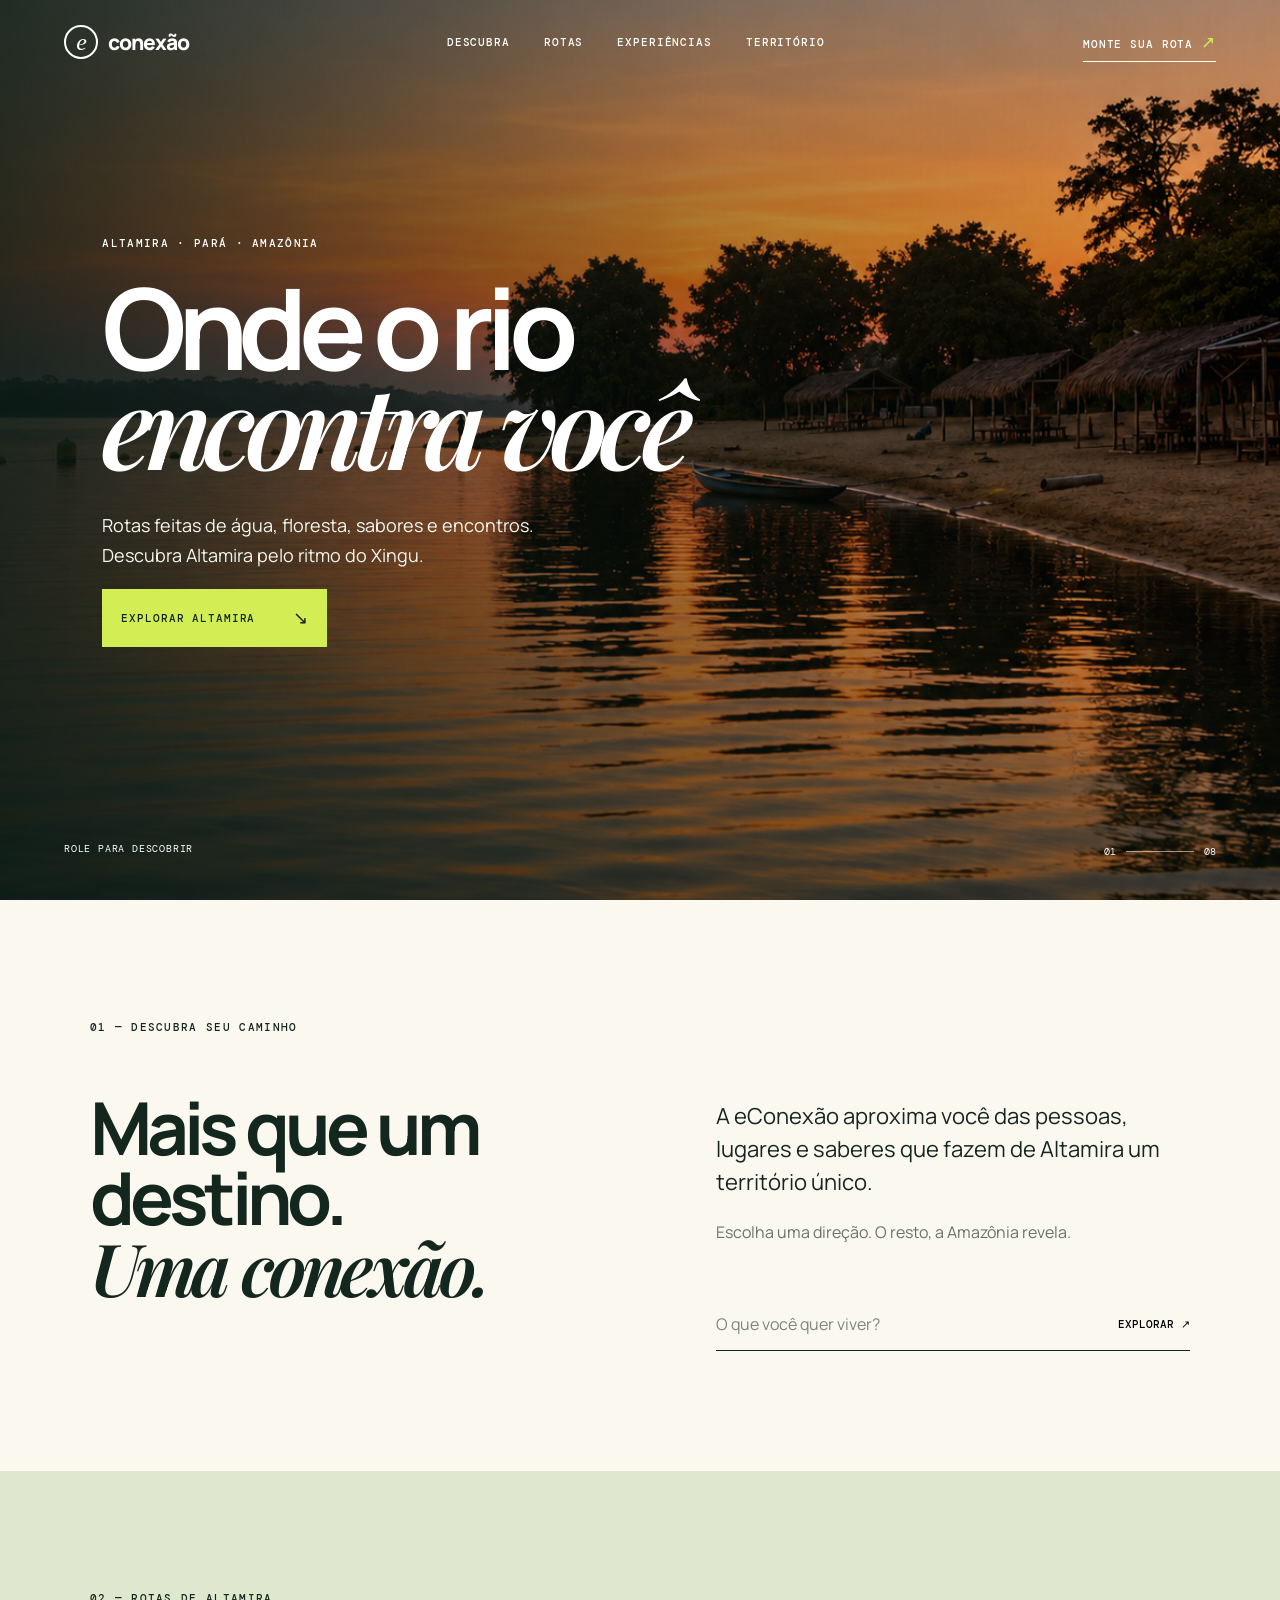
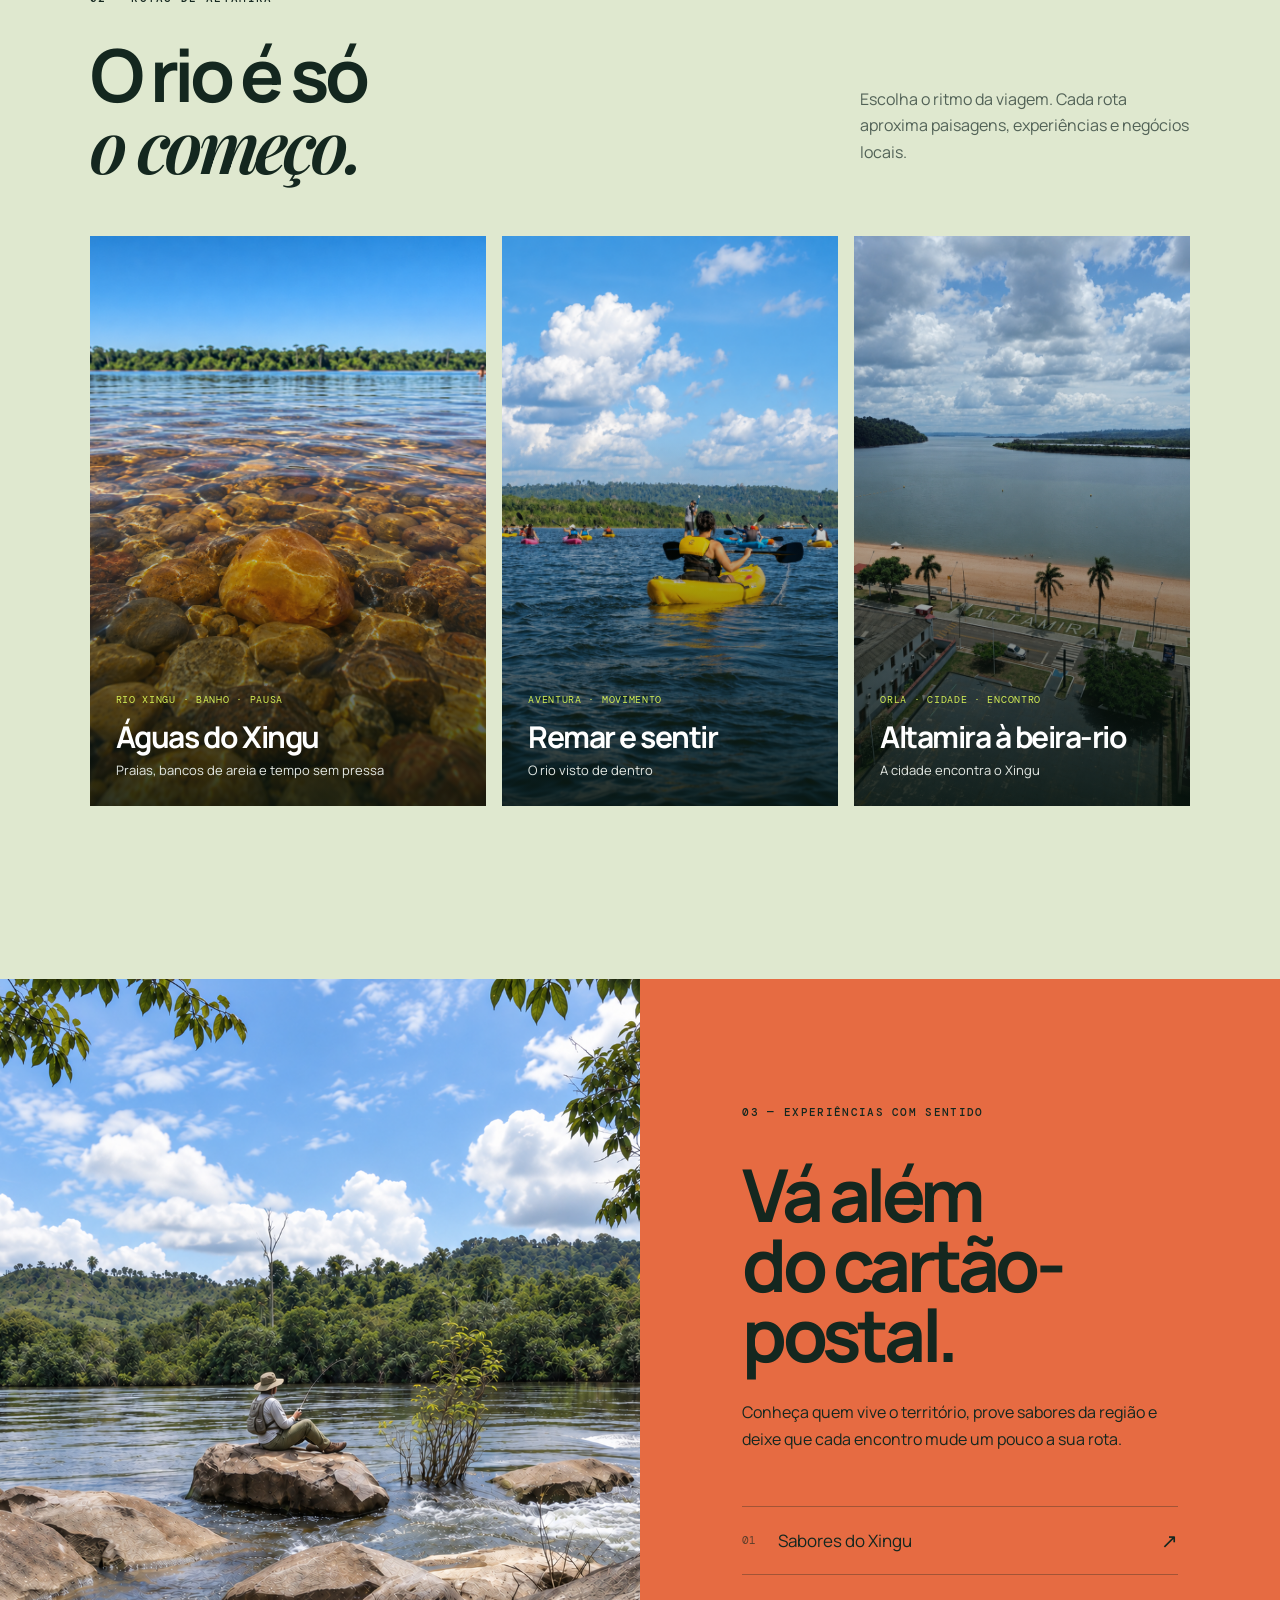
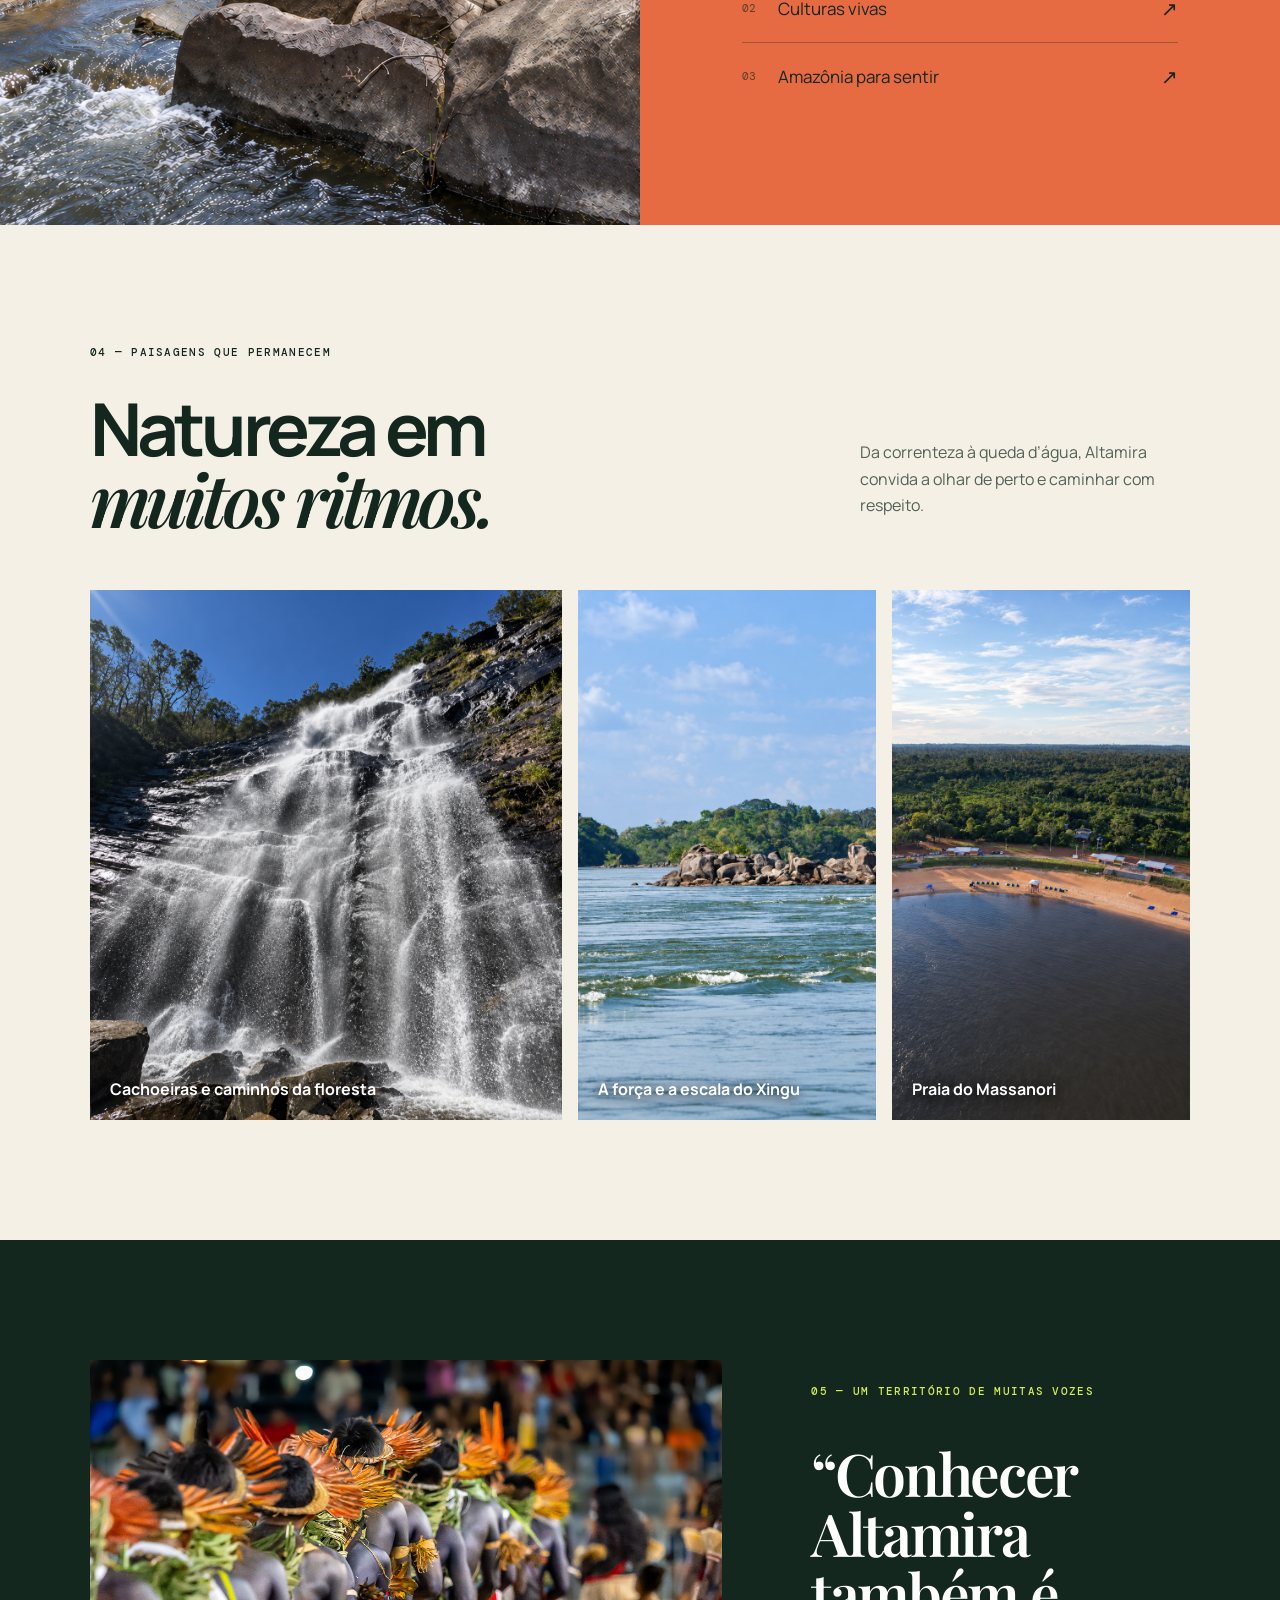
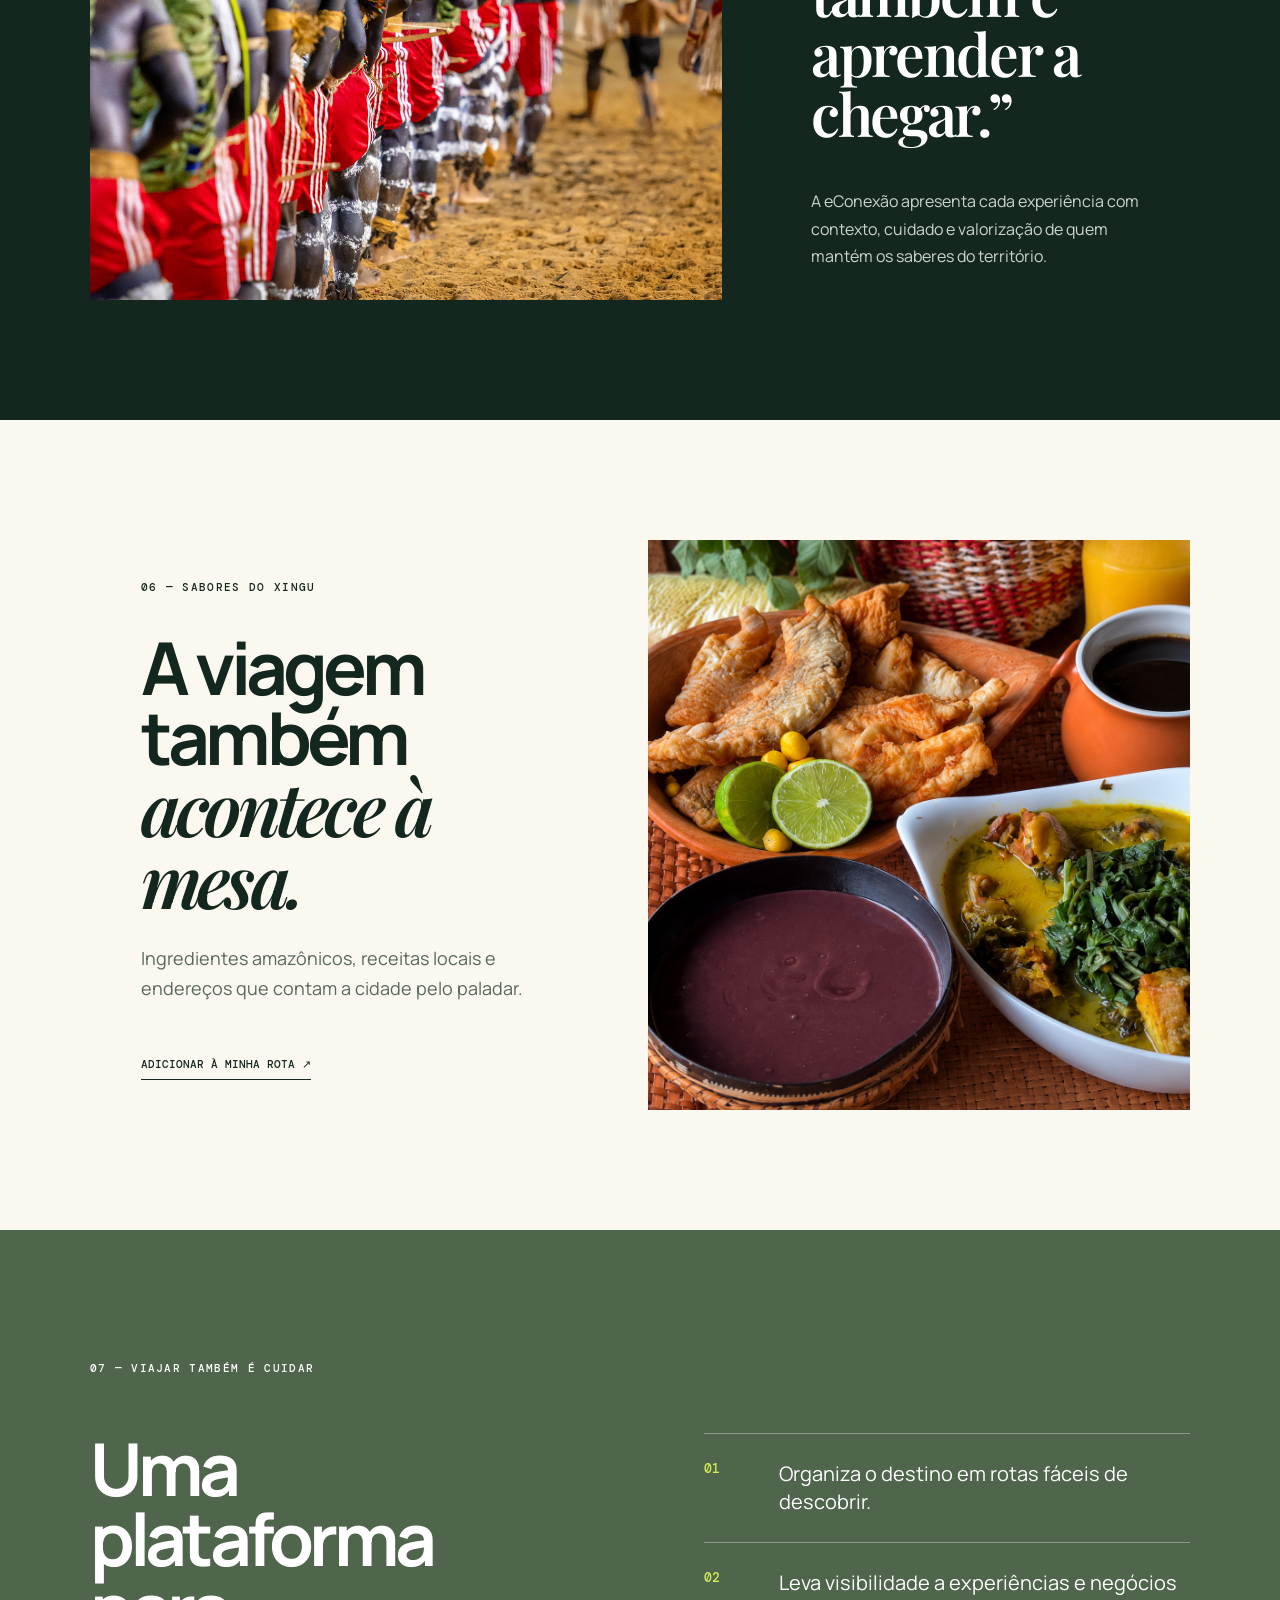
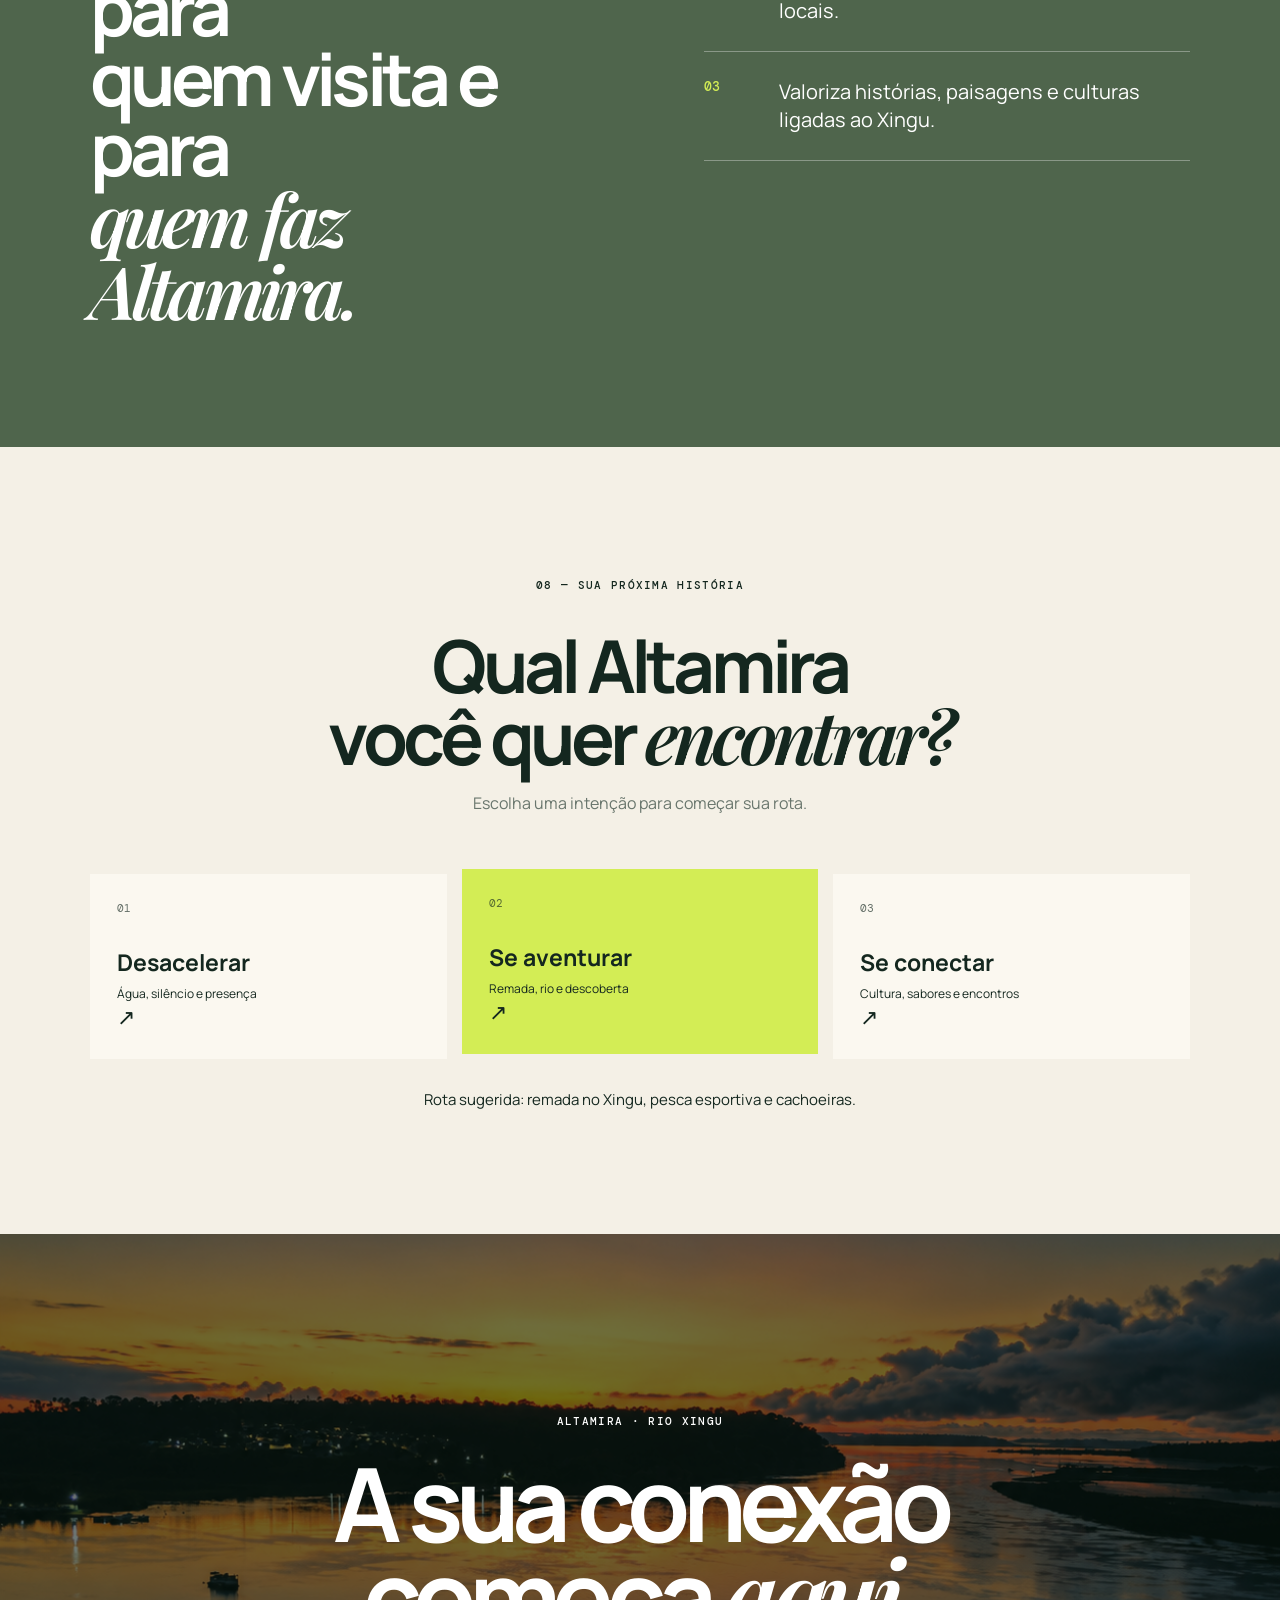
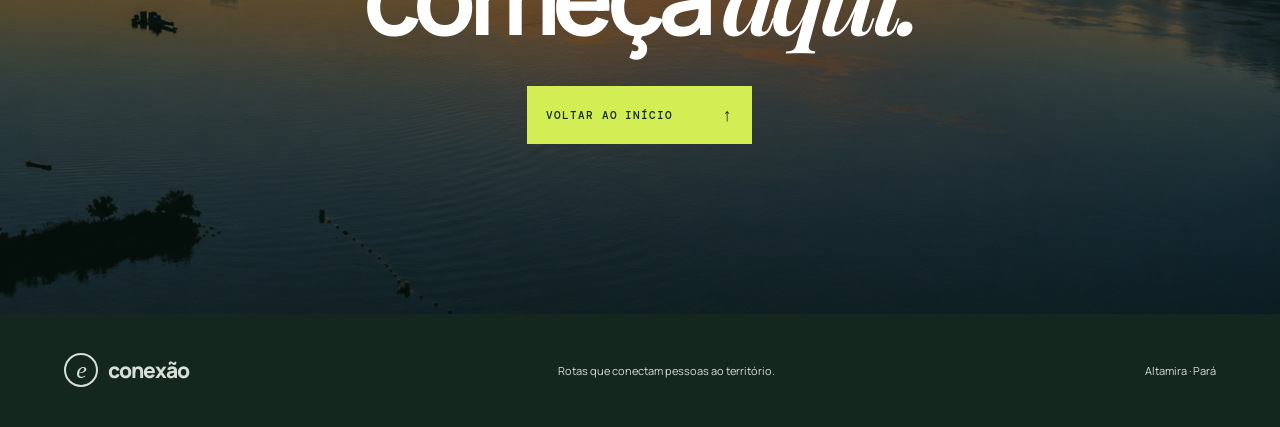
<file: index.html>
<!doctype html>
<html lang="pt-BR">
<head>
  <meta charset="utf-8">
  <meta name="viewport" content="width=device-width, initial-scale=1">
  <meta http-equiv="refresh" content="0; url=apresentacao_altamira.html">
  <title>eConexão Altamira</title>
  <link rel="canonical" href="apresentacao_altamira.html">
</head>
<body>
  <p><a href="apresentacao_altamira.html">Abrir eConexão Altamira</a></p>
</body>
</html>
</file>
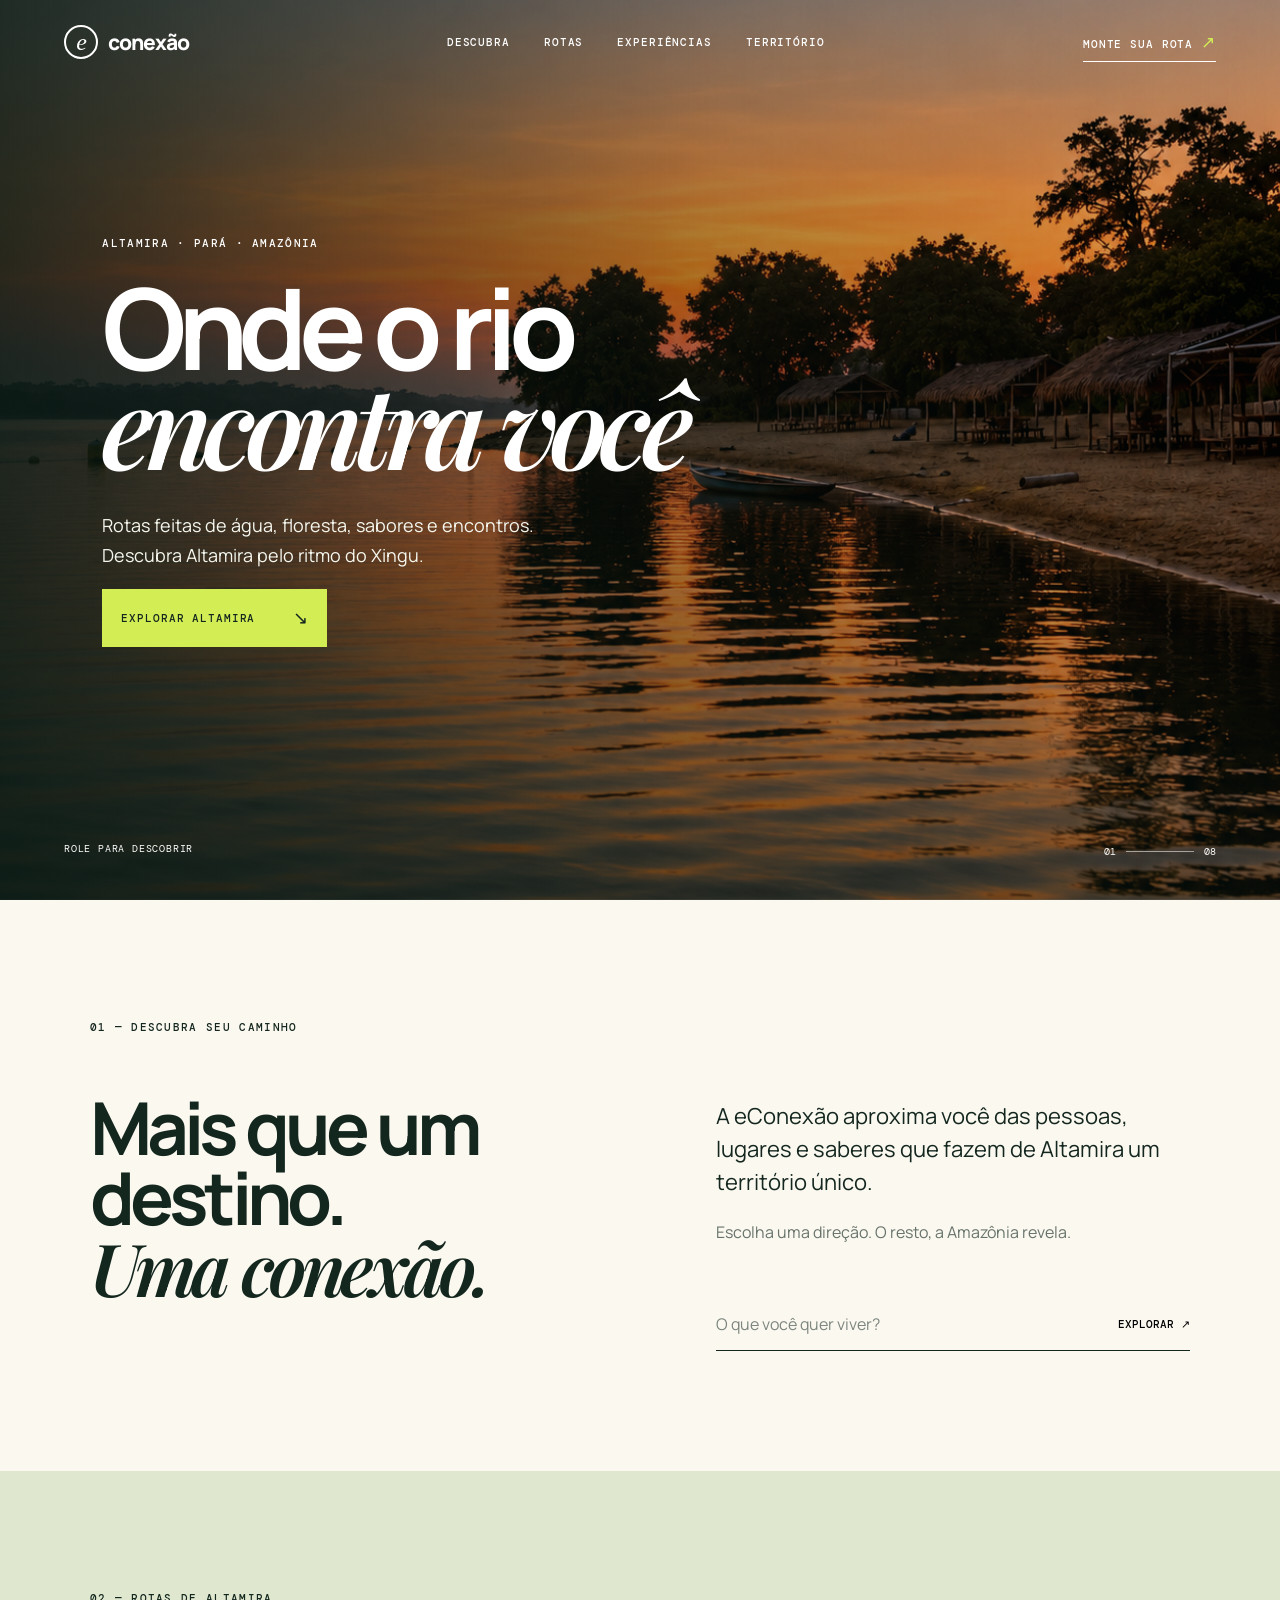
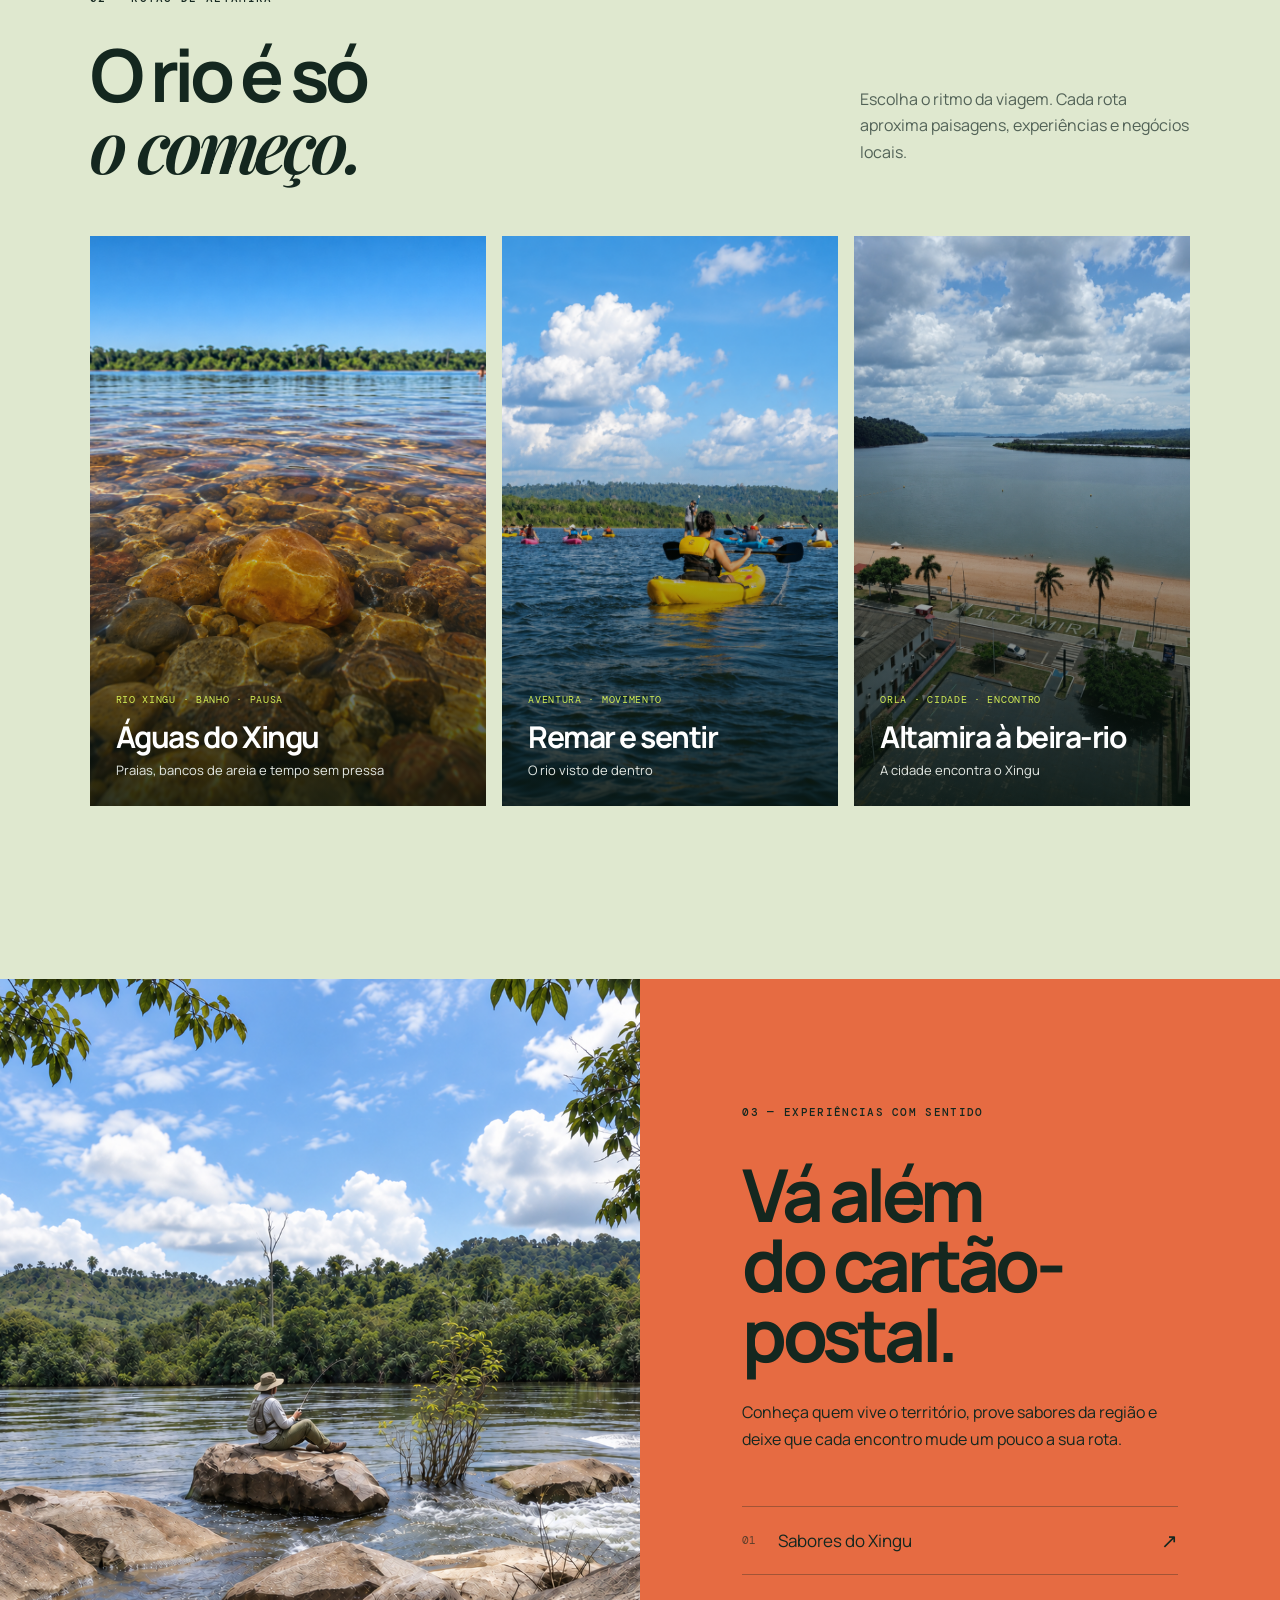
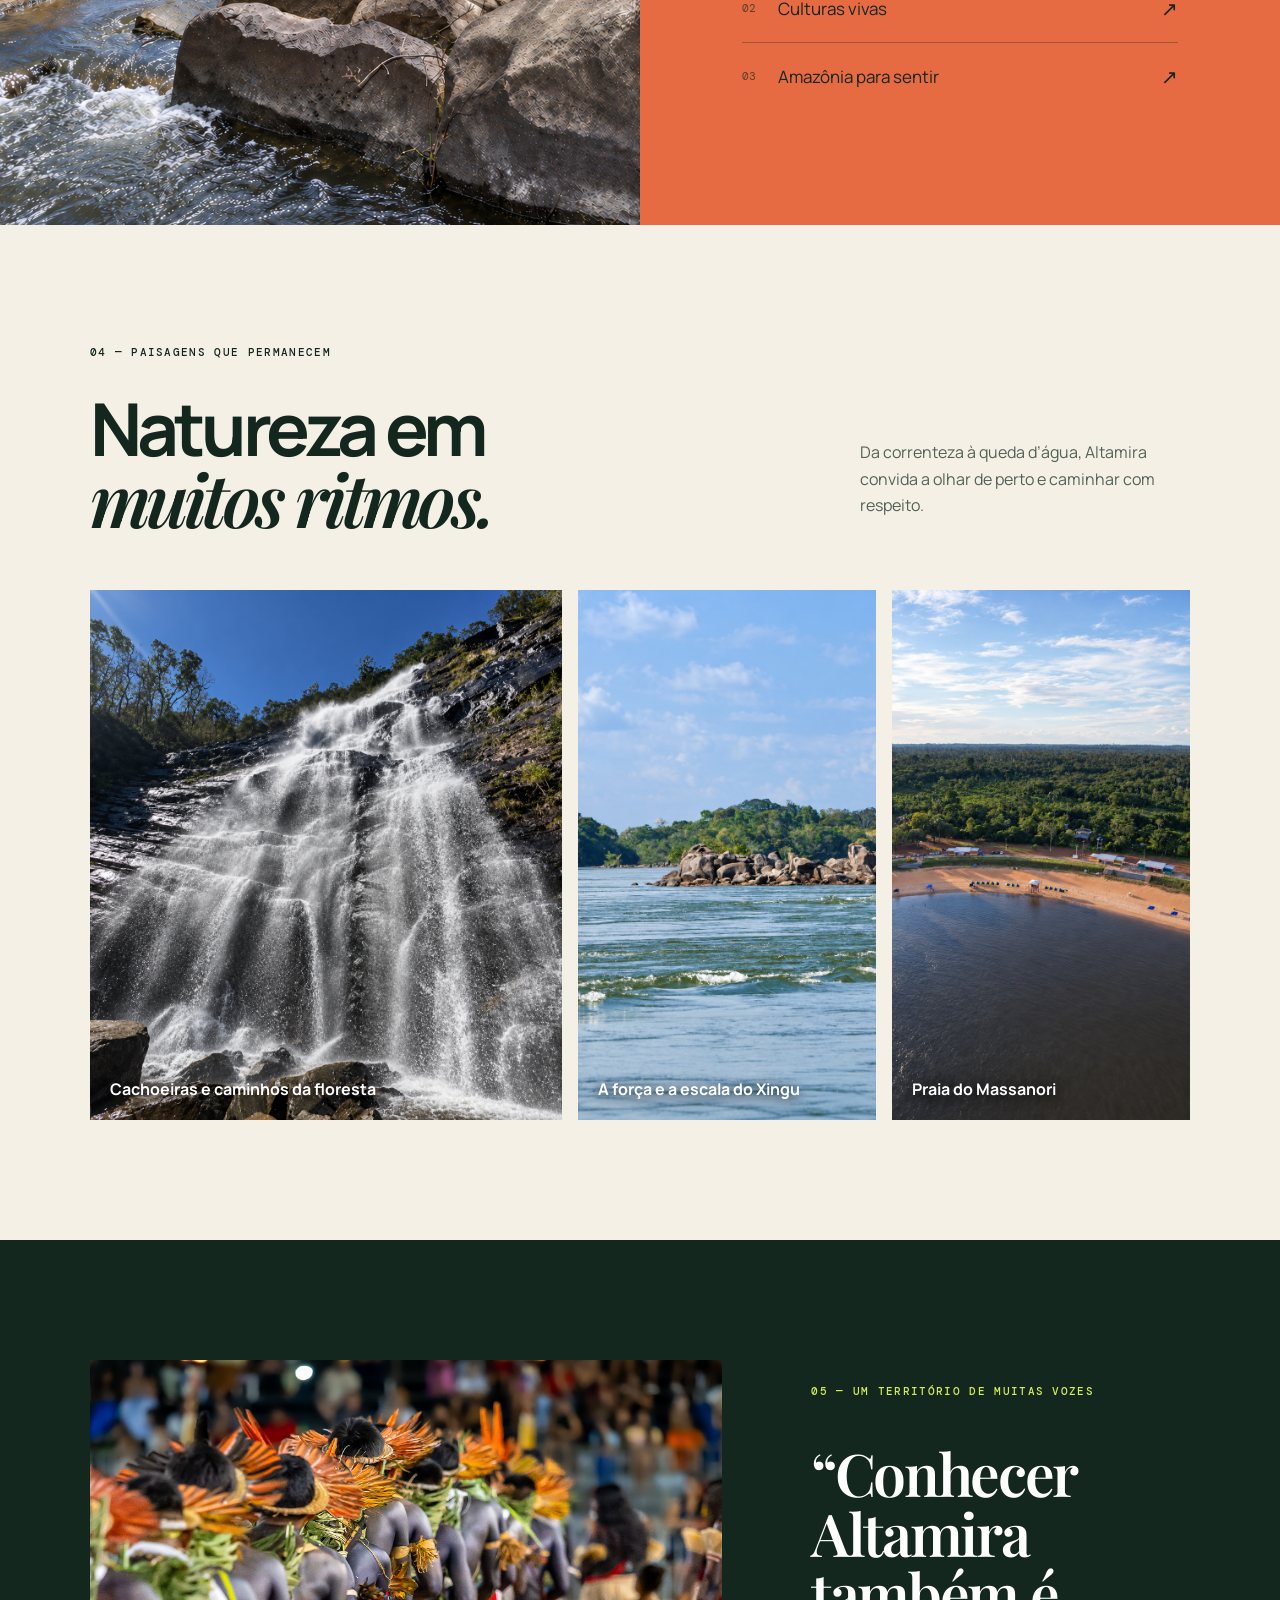
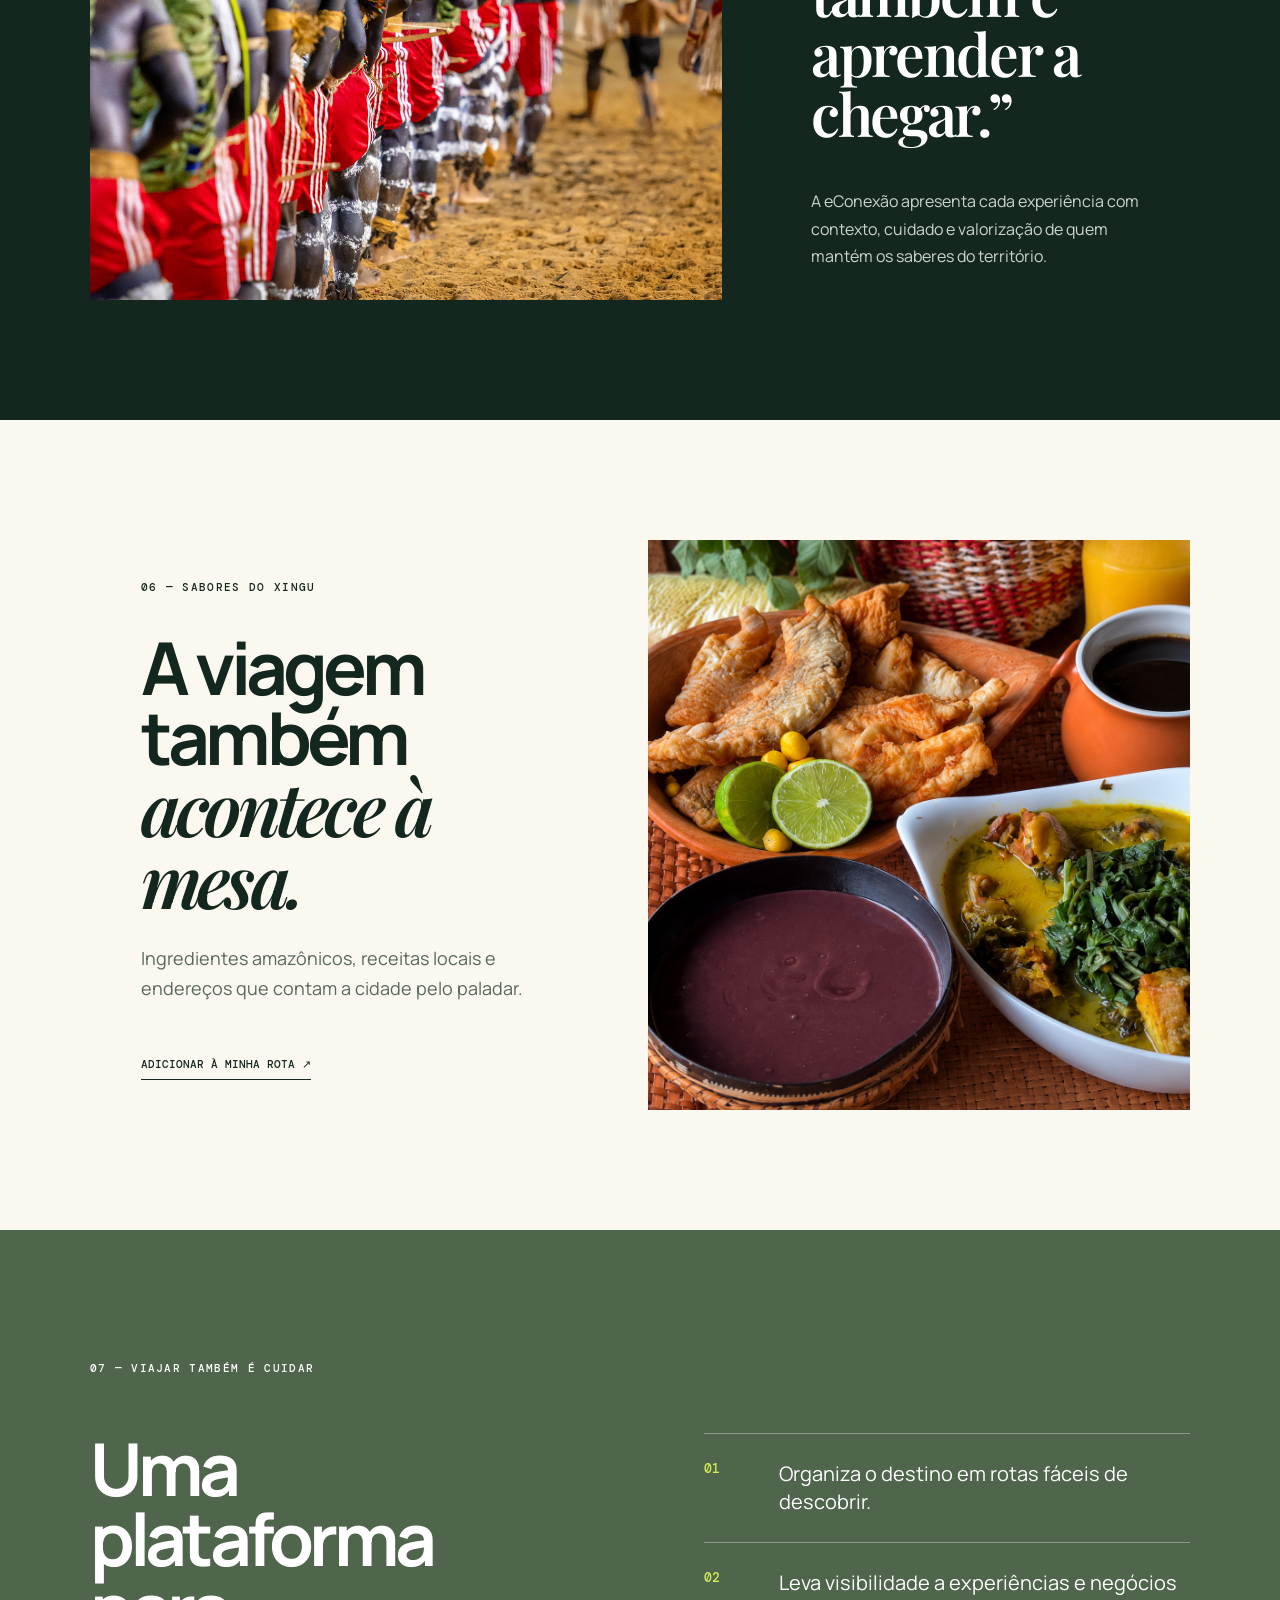
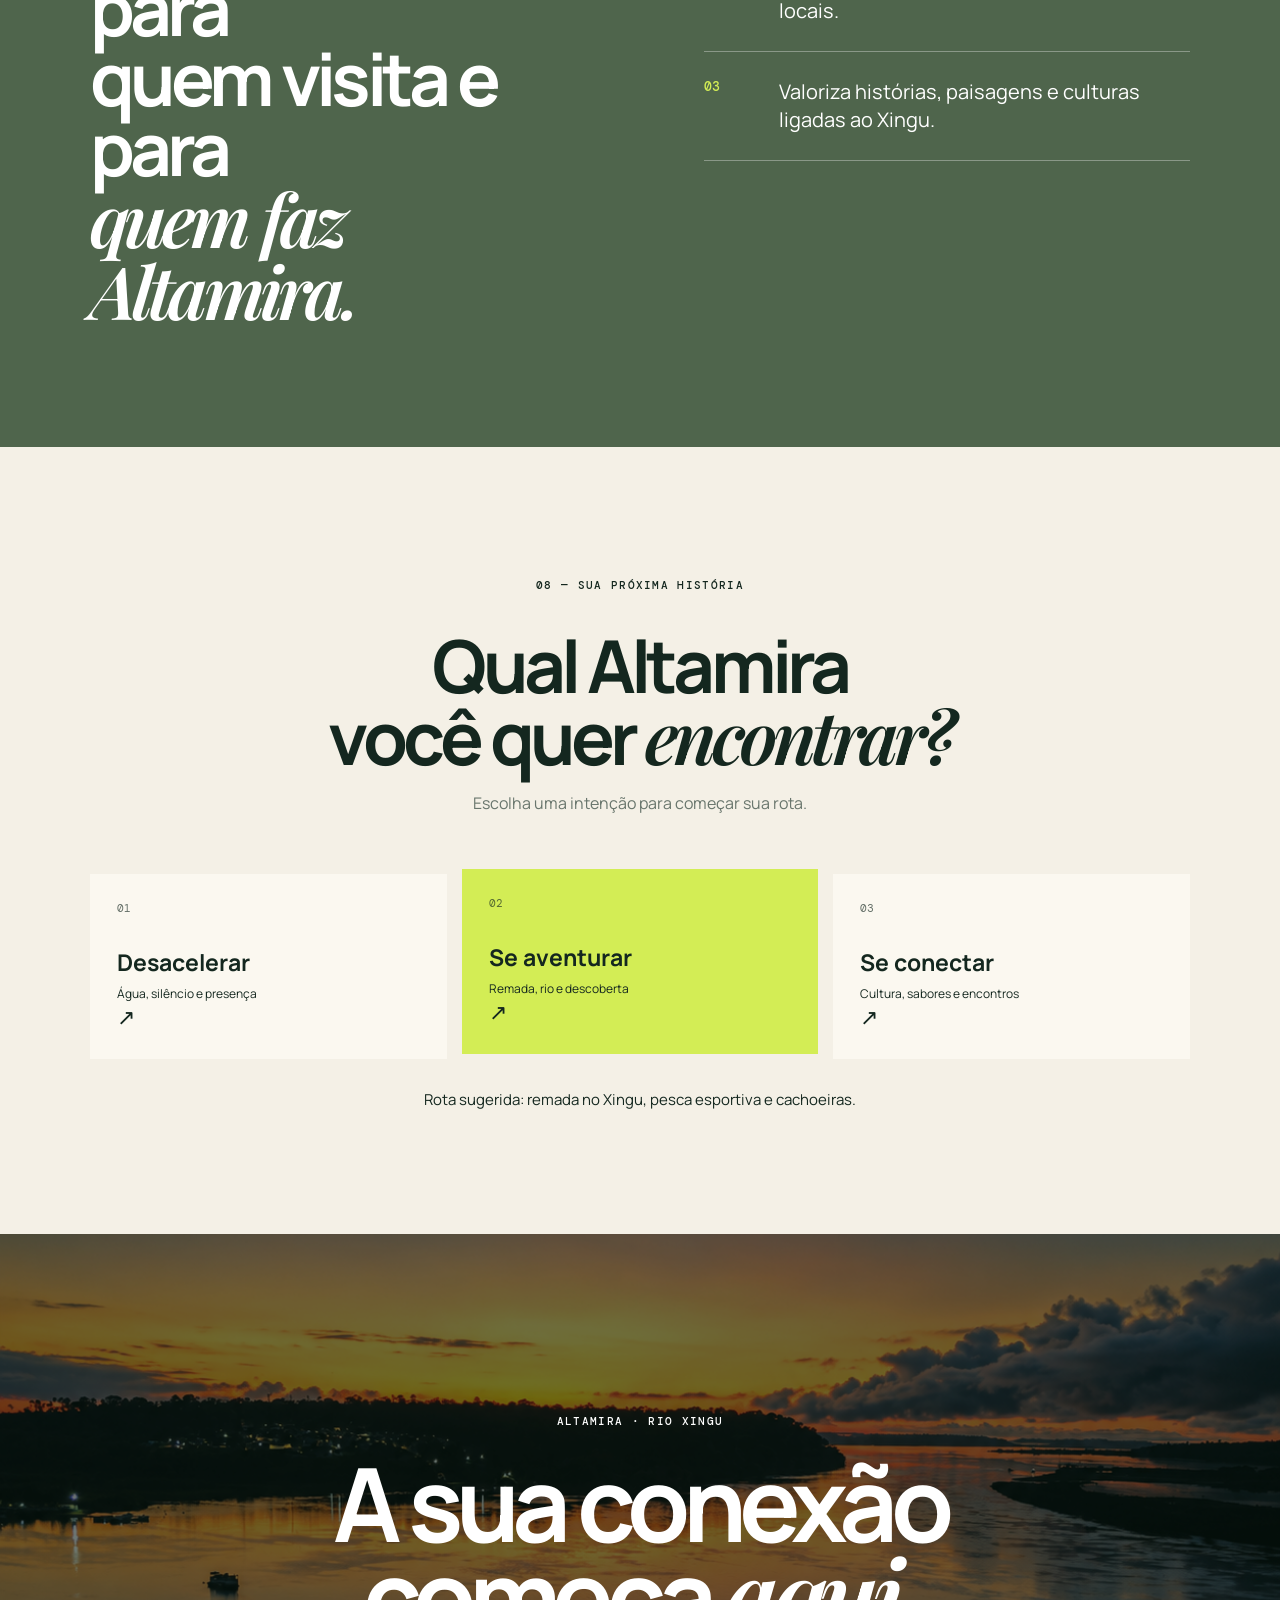
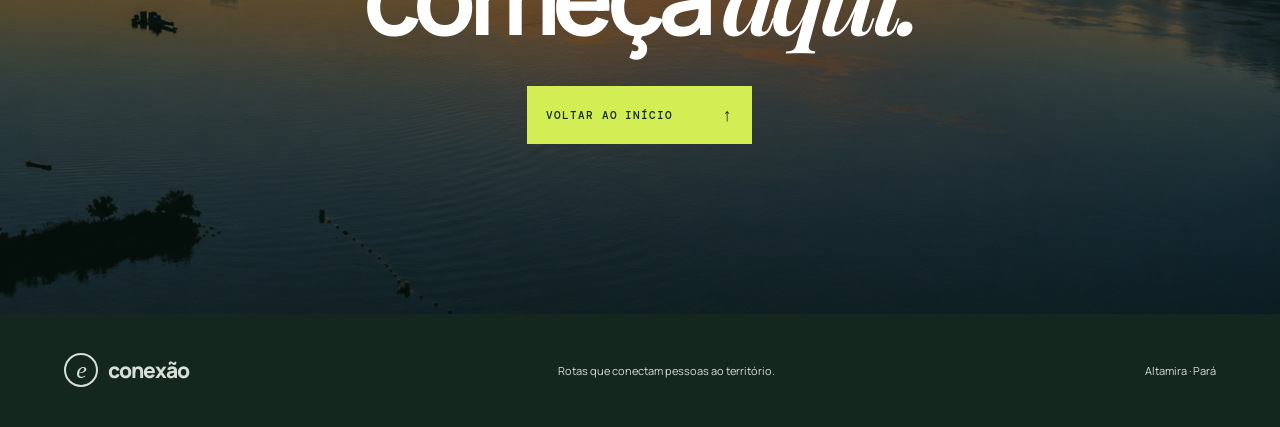
<file: apresentacao_altamira.html>
<!doctype html>
<html lang="pt-BR">
<head>
  <meta charset="utf-8"><meta name="viewport" content="width=device-width, initial-scale=1">
  <meta name="description" content="eConexão Altamira: rotas, experiências e pessoas conectadas ao território do Xingu.">
  <title>eConexão Altamira — viva o Xingu</title>
  <link rel="preconnect" href="https://fonts.googleapis.com"><link rel="preconnect" href="https://fonts.gstatic.com" crossorigin>
  <link href="https://fonts.googleapis.com/css2?family=DM+Mono:wght@400;500&family=Manrope:wght@400;500;600;700;800&family=Playfair+Display:ital,wght@0,600;1,600&display=swap" rel="stylesheet">
  <link rel="stylesheet" href="styles.css">
</head>
<body>
  <header class="site-header" data-header>
    <a class="brand" href="#inicio" aria-label="eConexão Altamira, início"><span class="brand-mark">e</span><span>conexão</span></a>
    <nav class="desktop-nav" aria-label="Navegação principal"><a href="#descubra">Descubra</a><a href="#rotas">Rotas</a><a href="#experiencias">Experiências</a><a href="#impacto">Território</a></nav>
    <a class="header-cta" href="#planeje">Monte sua rota <span>↗</span></a>
    <button class="menu-toggle" type="button" aria-label="Abrir menu" aria-expanded="false" data-menu-toggle>Menu</button>
  </header>
  <div class="mobile-menu" data-mobile-menu aria-hidden="true"><a href="#descubra">Descubra</a><a href="#rotas">Rotas</a><a href="#experiencias">Experiências</a><a href="#impacto">Território</a><a href="#planeje">Monte sua rota</a></div>
  <main>
    <section class="hero" id="inicio">
      <img class="hero-image" src="ia/pordosol.png" alt="Pôr do sol às margens do Rio Xingu em Altamira"><div class="hero-shade"></div>
      <div class="hero-copy reveal"><p class="eyebrow">Altamira · Pará · Amazônia</p><h1>Onde o rio<br><em>encontra você</em></h1><p class="hero-lead">Rotas feitas de água, floresta, sabores e encontros. Descubra Altamira pelo ritmo do Xingu.</p><a class="button button-lime" href="#rotas">Explorar Altamira <span>↘</span></a></div>
      <div class="hero-index"><span>01</span><i></i><span>08</span></div><p class="scroll-note">Role para descobrir</p>
    </section>
    <section class="intro section" id="descubra">
      <div class="kicker reveal">01 — descubra seu caminho</div>
      <div class="intro-grid"><h2 class="display reveal">Mais que um destino.<br><em>Uma conexão.</em></h2><div class="intro-copy reveal"><p class="lead">A eConexão aproxima você das pessoas, lugares e saberes que fazem de Altamira um território único.</p><p>Escolha uma direção. O resto, a Amazônia revela.</p><form class="interest-search" data-interest-form><label class="sr-only" for="interest">O que você quer viver?</label><input id="interest" name="interest" placeholder="O que você quer viver?" autocomplete="off"><button type="submit">Explorar <span>↗</span></button></form></div></div>
    </section>
    <section class="routes section" id="rotas">
      <div class="section-heading reveal"><div><p class="kicker">02 — rotas de Altamira</p><h2 class="display">O rio é só<br><em>o começo.</em></h2></div><p class="section-intro">Escolha o ritmo da viagem. Cada rota aproxima paisagens, experiências e negócios locais.</p></div>
      <div class="route-grid">
        <article class="route-card route-card-large reveal" data-tags="rio praia descanso natureza"><img src="ia/praiapedral.png" alt="Águas transparentes e pedras na Praia do Pedral"><div class="route-overlay"><span>Rio Xingu · banho · pausa</span><h3>Águas do Xingu</h3><p>Praias, bancos de areia e tempo sem pressa</p></div></article>
        <article class="route-card reveal" data-tags="aventura remada caiaque rio"><img src="ia/remada.png" alt="Grupo remando de caiaque no Rio Xingu"><div class="route-overlay"><span>Aventura · movimento</span><h3>Remar e sentir</h3><p>O rio visto de dentro</p></div></article>
        <article class="route-card reveal" data-tags="cidade orla rio passeio"><img src="ia/orladocais.png" alt="Vista aérea da orla de Altamira"><div class="route-overlay"><span>Orla · cidade · encontro</span><h3>Altamira à beira-rio</h3><p>A cidade encontra o Xingu</p></div></article>
      </div><p class="search-feedback" data-search-feedback aria-live="polite"></p>
    </section>
    <section class="feature" id="experiencias"><div class="feature-photo reveal"><img src="ia/pesca_esportivaII.png" alt="Pescador entre pedras no Rio Xingu"></div><div class="feature-copy reveal"><p class="kicker">03 — experiências com sentido</p><h2 class="display">Vá além<br>do cartão-postal.</h2><p>Conheça quem vive o território, prove sabores da região e deixe que cada encontro mude um pouco a sua rota.</p><div class="experience-list"><a href="#sabores"><b>01</b><span>Sabores do Xingu</span><i>↗</i></a><a href="#cultura"><b>02</b><span>Culturas vivas</span><i>↗</i></a><a href="#natureza"><b>03</b><span>Amazônia para sentir</span><i>↗</i></a></div></div></section>
    <section class="mosaic section" id="natureza"><div class="section-heading reveal"><div><p class="kicker">04 — paisagens que permanecem</p><h2 class="display">Natureza em<br><em>muitos ritmos.</em></h2></div><p class="section-intro">Da correnteza à queda d’água, Altamira convida a olhar de perto e caminhar com respeito.</p></div><div class="mosaic-grid"><figure class="reveal"><img src="ia/cachoeiraII.png" alt="Cachoeira em meio à vegetação"><figcaption>Cachoeiras e caminhos da floresta</figcaption></figure><figure class="reveal"><img src="ia/xingu.png" alt="Rio Xingu entre pedras e floresta"><figcaption>A força e a escala do Xingu</figcaption></figure><figure class="reveal"><img src="ia/praiamassanori.png" alt="Praia do Massanori em Altamira"><figcaption>Praia do Massanori</figcaption></figure></div></section>
    <section class="culture section" id="cultura"><div class="culture-image reveal"><img src="ia/jogosindigenas.jpg" alt="Apresentação cultural indígena no Xingu"></div><div class="culture-copy reveal"><p class="kicker">05 — um território de muitas vozes</p><blockquote>“Conhecer Altamira também é aprender a chegar.”</blockquote><p>A eConexão apresenta cada experiência com contexto, cuidado e valorização de quem mantém os saberes do território.</p></div></section>
    <section class="flavours section" id="sabores"><div class="flavour-copy reveal"><p class="kicker">06 — sabores do Xingu</p><h2 class="display">A viagem também<br><em>acontece à mesa.</em></h2><p>Ingredientes amazônicos, receitas locais e endereços que contam a cidade pelo paladar.</p><a class="text-link" href="#planeje">Adicionar à minha rota ↗</a></div><div class="flavour-photo reveal"><img src="ia/culinaria.png" alt="Pratos da culinária amazônica com peixe, açaí e acompanhamentos"></div></section>
    <section class="impact section" id="impacto"><p class="kicker reveal">07 — viajar também é cuidar</p><div class="impact-grid"><h2 class="display reveal">Uma plataforma para<br>quem visita e para<br><em>quem faz Altamira.</em></h2><div class="impact-points reveal"><div><span>01</span><p>Organiza o destino em rotas fáceis de descobrir.</p></div><div><span>02</span><p>Leva visibilidade a experiências e negócios locais.</p></div><div><span>03</span><p>Valoriza histórias, paisagens e culturas ligadas ao Xingu.</p></div></div></div></section>
    <section class="planner section" id="planeje"><div class="planner-copy reveal"><p class="kicker">08 — sua próxima história</p><h2 class="display">Qual Altamira<br>você quer <em>encontrar?</em></h2><p>Escolha uma intenção para começar sua rota.</p></div><div class="planner-options" data-planner><button type="button" data-plan="desacelerar"><span>01</span><strong>Desacelerar</strong><small>Água, silêncio e presença</small><i>↗</i></button><button type="button" class="active" data-plan="aventura"><span>02</span><strong>Se aventurar</strong><small>Remada, rio e descoberta</small><i>↗</i></button><button type="button" data-plan="conectar"><span>03</span><strong>Se conectar</strong><small>Cultura, sabores e encontros</small><i>↗</i></button></div><div class="plan-result" data-plan-result aria-live="polite">Rota sugerida: remada no Xingu, pesca esportiva e cachoeiras.</div></section>
    <section class="closing"><img src="ia/entardecer.png" alt="Entardecer no Rio Xingu"><div class="closing-shade"></div><div class="closing-copy reveal"><p class="eyebrow">Altamira · Rio Xingu</p><h2>A sua conexão<br>começa <em>aqui.</em></h2><a class="button button-lime" href="#inicio">Voltar ao início <span>↑</span></a></div></section>
  </main>
  <footer><a class="brand" href="#inicio"><span class="brand-mark">e</span><span>conexão</span></a><p>Rotas que conectam pessoas ao território.</p><p>Altamira · Pará</p></footer>
  <script src="script.js"></script>
</body>
</html>
</file>
<file: styles.css>
:root{--ink:#14271f;--cream:#f4f0e6;--paper:#fbf8f0;--moss:#4f654c;--lime:#d3ed55;--orange:#e66b42;--blue:#c4dfe7;--line:rgba(20,39,31,.22);--max:1180px}*{box-sizing:border-box}html{scroll-behavior:smooth}body{margin:0;background:var(--cream);color:var(--ink);font-family:Manrope,Arial,sans-serif;overflow-x:hidden}body.menu-open{overflow:hidden}img{display:block;width:100%;height:100%;object-fit:cover}a{color:inherit;text-decoration:none}button,input{font:inherit}.sr-only{position:absolute;width:1px;height:1px;padding:0;margin:-1px;overflow:hidden;clip:rect(0,0,0,0);white-space:nowrap;border:0}.site-header{position:fixed;z-index:30;top:0;left:0;right:0;height:84px;padding:0 max(5vw,28px);display:flex;align-items:center;justify-content:space-between;color:white;transition:.35s}.site-header.scrolled{height:70px;background:rgba(20,39,31,.94);backdrop-filter:blur(12px);box-shadow:0 8px 32px #07110c24}.brand{display:flex;align-items:center;gap:10px;font-size:21px;font-weight:800;letter-spacing:-.05em}.brand-mark{display:grid;place-items:center;width:34px;height:34px;border:2px solid currentColor;border-radius:50%;font:italic 24px Georgia,serif}.desktop-nav{display:flex;gap:34px}.desktop-nav a,.header-cta,.menu-toggle{font:500 11px 'DM Mono',monospace;letter-spacing:.08em;text-transform:uppercase}.desktop-nav a{position:relative}.desktop-nav a:after{content:"";position:absolute;left:0;right:100%;bottom:-7px;height:1px;background:var(--lime);transition:.25s}.desktop-nav a:hover:after{right:0}.header-cta{border-bottom:1px solid currentColor;padding:8px 0}.header-cta span{color:var(--lime);font-size:17px}.menu-toggle{display:none;border:0;background:none;color:white}.mobile-menu{display:none}.hero{height:100svh;min-height:680px;position:relative;color:white;overflow:hidden}.hero-image,.hero-shade{position:absolute;inset:0}.hero-image{animation:heroZoom 16s ease-out both}.hero-shade{background:linear-gradient(90deg,rgba(8,25,18,.8) 0%,rgba(8,25,18,.32) 55%,rgba(8,25,18,.08) 100%),linear-gradient(0deg,rgba(8,25,18,.38),transparent 45%)}@keyframes heroZoom{from{transform:scale(1.06)}to{transform:scale(1)}}.hero-copy{position:absolute;left:max(8vw,50px);top:25%;max-width:760px}.eyebrow,.kicker{font:500 11px 'DM Mono',monospace;letter-spacing:.12em;text-transform:uppercase}.hero-copy h1{font-size:clamp(64px,8.8vw,128px);line-height:.85;letter-spacing:-.075em;margin:30px 0 36px}.hero-copy h1 em,.display em,.closing h2 em{font-family:'Playfair Display',Georgia,serif;font-weight:600}.hero-lead{max-width:455px;font-size:18px;line-height:1.65;color:#f5f7ef}.button{display:inline-flex;align-items:center;justify-content:space-between;min-width:225px;padding:17px 19px;font:500 11px 'DM Mono',monospace;letter-spacing:.08em;text-transform:uppercase}.button span{font-size:18px}.button-lime{background:var(--lime);color:var(--ink)}.hero-index{position:absolute;right:5vw;bottom:42px;display:flex;align-items:center;gap:10px;font:10px 'DM Mono'}.hero-index i{display:block;width:68px;height:1px;background:#fff8}.scroll-note{position:absolute;left:5vw;bottom:35px;font:10px 'DM Mono';text-transform:uppercase;letter-spacing:.08em}.section{padding:120px max(7vw,35px)}.section>*{max-width:var(--max);margin-left:auto;margin-right:auto}.display{font-size:clamp(45px,5.7vw,79px);line-height:.96;letter-spacing:-.065em;margin:0}.intro{background:var(--paper)}.intro-grid{display:grid;grid-template-columns:1.05fr 1fr;gap:10vw;margin-top:58px}.intro-copy{padding-top:8px}.intro-copy .lead{font-size:22px;line-height:1.5;margin-top:0}.intro-copy>p:not(.lead){color:#67746b}.interest-search{margin-top:55px;display:flex;border-bottom:1px solid var(--ink)}.interest-search input{flex:1;background:transparent;border:0;outline:0;padding:15px 0;color:var(--ink);min-width:0}.interest-search input::placeholder{color:#7c867e}.interest-search button{border:0;background:transparent;padding:15px 0 15px 25px;font:500 11px 'DM Mono';text-transform:uppercase;cursor:pointer}.routes{background:#dfe8cf}.section-heading{display:flex;align-items:end;justify-content:space-between;gap:60px;margin-bottom:55px}.section-heading .kicker{margin:0 0 34px}.section-intro{max-width:330px;line-height:1.65;color:#526257}.route-grid{display:grid;grid-template-columns:1.18fr 1fr 1fr;gap:16px;height:570px}.route-card{position:relative;overflow:hidden;background:var(--ink)}.route-card img{transition:transform .7s cubic-bezier(.2,.7,.2,1)}.route-card:hover img{transform:scale(1.045)}.route-overlay{position:absolute;inset:35% 0 0;padding:0 26px 27px;display:flex;flex-direction:column;justify-content:end;color:white;background:linear-gradient(transparent,rgba(7,20,14,.85))}.route-overlay span{font:10px 'DM Mono';text-transform:uppercase;letter-spacing:.07em;color:var(--lime)}.route-overlay h3{font-size:30px;letter-spacing:-.05em;margin:10px 0 4px}.route-overlay p{font-size:13px;margin:0;color:#e4e9e4}.route-card.is-match{outline:5px solid var(--orange);outline-offset:-5px}.search-feedback{min-height:20px;margin-top:20px!important;font-size:13px;color:#536157}.feature{display:grid;grid-template-columns:1fr 1fr;min-height:720px;background:var(--orange)}.feature-photo{min-height:650px}.feature-copy{padding:115px 8vw}.feature-copy .display{margin:40px 0 30px}.feature-copy>p:not(.kicker){max-width:430px;line-height:1.7}.experience-list{margin-top:52px}.experience-list a{display:flex;align-items:center;gap:22px;border-top:1px solid #18291f55;padding:20px 0}.experience-list b{font:11px 'DM Mono';opacity:.65}.experience-list span{flex:1;font-size:17px}.experience-list i{font-style:normal;font-size:20px;transition:.2s}.experience-list a:hover i{transform:translate(4px,-4px)}.mosaic{background:var(--cream)}.mosaic-grid{display:grid;grid-template-columns:1.3fr .82fr .82fr;gap:16px;height:530px}.mosaic-grid figure{margin:0;position:relative;overflow:hidden}.mosaic-grid figcaption{position:absolute;left:20px;right:20px;bottom:20px;color:white;font-weight:700;text-shadow:0 2px 14px #000}.culture{background:var(--ink);color:white;display:grid;grid-template-columns:1.25fr .75fr;gap:7vw;align-items:center}.culture>*{max-width:none;margin:0}.culture-image{height:540px}.culture-copy{padding-right:4vw}.culture-copy .kicker{color:var(--lime)}.culture-copy blockquote{font:600 clamp(36px,4.6vw,68px)/1.02 'Playfair Display',Georgia,serif;letter-spacing:-.04em;margin:45px 0}.culture-copy>p:last-child{line-height:1.7;color:#cbd5cd;max-width:440px}.flavours{display:grid;grid-template-columns:.9fr 1.1fr;gap:9vw;align-items:center;background:var(--paper)}.flavours>*{max-width:none;margin:0}.flavour-copy{padding-left:4vw}.flavour-copy .display{margin:38px 0 28px}.flavour-copy>p:not(.kicker){font-size:18px;line-height:1.65;max-width:460px;color:#58675e}.text-link{display:inline-block;margin-top:36px;padding-bottom:8px;border-bottom:1px solid;font:500 11px 'DM Mono';text-transform:uppercase}.flavour-photo{height:570px}.impact{background:var(--moss);color:white}.impact-grid{display:grid;grid-template-columns:1fr 1fr;gap:10vw;margin-top:58px}.impact-points{border-top:1px solid #fff5}.impact-points div{display:grid;grid-template-columns:55px 1fr;gap:20px;padding:26px 0;border-bottom:1px solid #fff5}.impact-points span{font:500 13px 'DM Mono';color:var(--lime)}.impact-points p{margin:0;font-size:20px;line-height:1.4}.planner{text-align:center;background:var(--cream)}.planner-copy>p:last-child{color:#69766d}.planner-copy .display{margin:38px 0 20px}.planner-options{display:grid;grid-template-columns:repeat(3,1fr);gap:15px;margin-top:60px}.planner-options button{text-align:left;border:0;background:var(--paper);color:var(--ink);padding:27px;min-height:185px;display:flex;flex-direction:column;cursor:pointer;transition:.25s}.planner-options button:hover,.planner-options button.active{background:var(--lime);transform:translateY(-5px)}.planner-options span{font:11px 'DM Mono';opacity:.65}.planner-options strong{font-size:23px;margin-top:31px}.planner-options small{font-size:12px;margin-top:7px}.planner-options i{font-style:normal;font-size:22px;margin-top:auto;text-align:right}.plan-result{margin-top:30px!important;min-height:25px;font-size:15px}.closing{height:680px;position:relative;color:white;display:grid;place-items:center;text-align:center;overflow:hidden}.closing>img,.closing-shade{position:absolute;inset:0}.closing-shade{background:rgba(8,25,18,.58)}.closing-copy{position:relative}.closing h2{font-size:clamp(60px,8vw,112px);line-height:.88;letter-spacing:-.07em;margin:30px 0}.closing .button{margin-top:15px}footer{background:var(--ink);color:#d7ded8;padding:38px 5vw;display:flex;align-items:center;justify-content:space-between;font-size:11px}.reveal{opacity:0;transform:translateY(24px);transition:opacity .75s ease,transform .75s ease}.reveal.visible{opacity:1;transform:none}
@media(max-width:900px){.desktop-nav,.header-cta{display:none}.menu-toggle{display:block}.mobile-menu{display:flex;position:fixed;z-index:25;inset:0;background:var(--ink);color:white;flex-direction:column;justify-content:center;padding:10vw;gap:22px;transform:translateY(-105%);transition:.35s}.mobile-menu.open{transform:none}.mobile-menu a{font-size:clamp(30px,8vw,52px);font-weight:700;letter-spacing:-.05em}.intro-grid,.culture,.flavours,.impact-grid{grid-template-columns:1fr}.route-grid{grid-template-columns:1fr 1fr;height:auto}.route-card{height:360px}.route-card-large{grid-column:1/-1;height:480px}.feature{grid-template-columns:1fr}.feature-photo{height:520px}.mosaic-grid{height:auto;grid-template-columns:1fr 1fr}.mosaic-grid figure{height:380px}.mosaic-grid figure:first-child{grid-column:1/-1;height:480px}.culture-copy{padding:20px 0 0}.flavour-copy{padding:0}.flavour-photo{height:480px;order:-1}.planner-options{grid-template-columns:1fr}.planner-options button{min-height:150px}.section-heading{align-items:start;flex-direction:column}.section-intro{max-width:520px}}
@media(max-width:620px){.site-header{height:70px;padding:0 22px}.hero-copy{left:24px;right:24px;top:24%}.hero-copy h1{font-size:58px}.hero-lead{font-size:16px}.hero-index{display:none}.scroll-note{left:24px}.section{padding:82px 24px}.display{font-size:43px}.intro-grid{gap:42px;margin-top:38px}.intro-copy .lead{font-size:19px}.route-grid{grid-template-columns:1fr}.route-card,.route-card-large{grid-column:auto;height:430px}.feature-photo{height:420px}.feature-copy{padding:80px 24px}.mosaic-grid{grid-template-columns:1fr}.mosaic-grid figure,.mosaic-grid figure:first-child{grid-column:auto;height:390px}.culture-image{height:390px}.culture-copy blockquote{font-size:42px}.flavour-photo{height:420px}.impact-points p{font-size:17px}.closing{height:650px}.closing h2{font-size:56px}footer{align-items:flex-start;flex-direction:column;gap:14px}.interest-search input{font-size:13px}}
@media(prefers-reduced-motion:reduce){html{scroll-behavior:auto}.hero-image{animation:none}.reveal{opacity:1;transform:none;transition:none}}
.hero-copy.reveal{opacity:1;transform:none}
@media(max-width:900px){.menu-toggle{display:block!important;margin-left:auto;position:relative;z-index:31}}
@media(max-width:620px){.hero-copy{max-width:calc(100% - 48px)}.hero-copy h1{font-size:52px}}
.reveal{opacity:1;transform:none}
</file>
